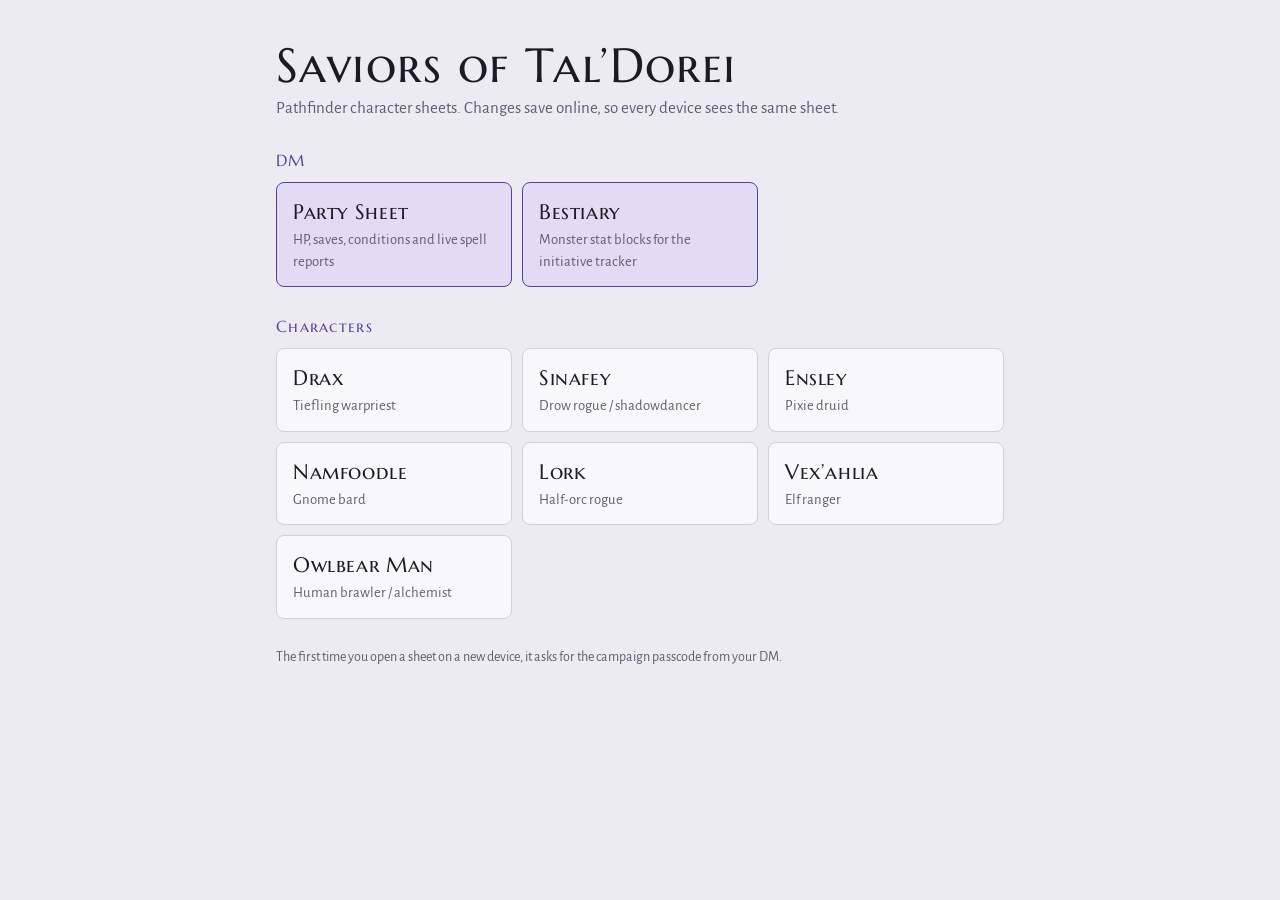
<file: index.html>
<!doctype html>
<html lang="en">
<head>
<meta charset="utf-8">
<meta name="viewport" content="width=device-width,initial-scale=1,viewport-fit=cover">
<title>Saviors of Tal’Dorei</title>
<link rel="preconnect" href="https://fonts.googleapis.com">
<link rel="stylesheet" href="https://fonts.googleapis.com/css2?family=Marcellus+SC&family=Alegreya+Sans:wght@400;500;700&display=swap">
<style>
:root{
  --bg:#ecebf1; --surface:#f8f7fb; --ink:#1c1a24; --muted:#615c70; --line:#d3cfdd; --accent:#5a3fa0; --accent-soft:#e2dbf4;
  --f-display:"Marcellus SC",Georgia,serif; --f-body:"Alegreya Sans","Segoe UI",system-ui,sans-serif;
}
@media (prefers-color-scheme:dark){:root:not([data-theme="light"]){
  --bg:#121019; --surface:#1b1824; --ink:#e9e6f2; --muted:#a49eb6; --line:#2e2a3b; --accent:#b49cf0; --accent-soft:#2c2342; color-scheme:dark}}
:root[data-theme="dark"]{--bg:#121019; --surface:#1b1824; --ink:#e9e6f2; --muted:#a49eb6; --line:#2e2a3b; --accent:#b49cf0; --accent-soft:#2c2342; color-scheme:dark}
*{box-sizing:border-box}
body{margin:0;background:var(--bg);color:var(--ink);font:17px/1.45 var(--f-body)}
main{max-width:760px;margin:0 auto;padding:40px 16px 60px;display:grid;gap:28px}
h1{font-family:var(--f-display);font-weight:400;font-size:clamp(2rem,7vw,3rem);line-height:1.05;margin:0;letter-spacing:.03em}
.sub{color:var(--muted);margin:6px 0 0}
h2{font-family:var(--f-display);font-weight:400;font-size:1rem;letter-spacing:.08em;color:var(--accent);margin:0 0 10px}
.list{display:grid;gap:10px;grid-template-columns:repeat(auto-fill,minmax(min(100%,220px),1fr))}
a.card{display:grid;gap:2px;padding:14px 16px;background:var(--surface);border:1px solid var(--line);border-radius:8px;color:inherit;text-decoration:none}
a.card:hover{border-color:var(--accent)}
a.card:focus-visible{outline:2px solid var(--accent);outline-offset:2px}
a.card b{font-family:var(--f-display);font-weight:400;font-size:1.3rem;letter-spacing:.03em}
a.card span{color:var(--muted);font-size:.92rem}
a.card.party{background:var(--accent-soft);border-color:var(--accent)}
.soon{color:var(--muted);font-size:.95rem}
footer{color:var(--muted);font-size:.88rem}
</style>
<link rel="stylesheet" href="css/mobile.css">
<script src="js/mobile.js" defer></script>
</head>
<body>
<main>
  <header>
    <h1>Saviors of Tal’Dorei</h1>
    <p class="sub">Pathfinder character sheets. Changes save online, so every device sees the same sheet.</p>
  </header>
  <section>
    <h2>DM</h2>
    <div class="list"><a class="card party" href="party.html"><b>Party Sheet</b><span>HP, saves, conditions and live spell reports</span></a>
      <a class="card party" href="bestiary.html"><b>Bestiary</b><span>Monster stat blocks for the initiative tracker</span></a></div>
  </section>
  <section>
    <h2>Characters</h2>
    <div class="list">
      <a class="card" href="drax.html"><b>Drax</b><span>Tiefling warpriest</span></a>
      <a class="card" href="sinafey.html"><b>Sinafey</b><span>Drow rogue / shadowdancer</span></a>
      <a class="card" href="ensley.html"><b>Ensley</b><span>Pixie druid</span></a>
      <a class="card" href="namfoodle.html"><b>Namfoodle</b><span>Gnome bard</span></a>
      <a class="card" href="lork.html"><b>Lork</b><span>Half-orc rogue</span></a>
      <a class="card" href="vex.html"><b>Vex’ahlia</b><span>Elf ranger</span></a>
      <a class="card" href="owlbear.html"><b>Owlbear Man</b><span>Human brawler / alchemist</span></a>
    </div>
  </section>
  <footer>The first time you open a sheet on a new device, it asks for the campaign passcode from your DM.</footer>
</main>
</body>
</html>
</file>
<file: css/mobile.css>
/* Phone layout for every sheet. Loaded after each page's own styles, so these rules win on small screens only;
   the computer layout is untouched. js/mobile.js adds the .stack class to tables that don't fit. */
@media (max-width:640px){
  .panel{padding:12px 12px}
  .tab{padding:10px 11px}
  input,select,textarea{font-size:16px}           /* stops iPhones zooming in when a field is tapped */
  input[type=number]{width:3.4em}
  td{padding:4px 3px}
  body{overflow-x:clip}                            /* nothing can push the page sideways */
  .ctile .v{overflow-wrap:anywhere;word-break:normal}
  .panel>*{min-width:0}
  .panel select{max-width:100%}
  .rf{flex-wrap:wrap}
  .seg{max-width:100%;flex-wrap:wrap}
  .seg button{padding:5px 9px}

  /* skills and saves: drop the "+" and "=" columns */
  td.op,table:has(td.op) th:empty{display:none}

  /* skills: keep class box, skill, total, ranks and misc; the breakdown columns stay on the computer layout */
  .skilltbl tr>:nth-child(3),.skilltbl tr>:nth-child(6),.skilltbl tr>:nth-child(10),.skilltbl tr>:nth-child(14){display:none}
  .skilltbl td:nth-child(2){white-space:normal}
  .skilltbl .vers{display:block;white-space:normal}
  .skilltbl input.sub{width:5.2em}
  .skilltbl input[type=number]{width:2.8em;padding:3px 2px}
  .skilltbl td.tot{min-width:2.4em}
  .skilltbl th{letter-spacing:.02em}
  .skilltbl td,.skilltbl th{padding:4px 2px}

  /* number grids (spell slots by level) shrink to fit; the row names stay put if they still need to scroll */
  table.tight{font-size:.86rem}
  table.tight th{letter-spacing:0;padding:4px 2px}
  table.tight td{padding:5px 2px}
  table.tight td.tot{min-width:0;font-size:.95rem}
  table.tight tr>:first-child{position:sticky;left:0;z-index:1;background:var(--surface,var(--panel));padding-right:6px;white-space:nowrap}

  /* tables that would need sideways scrolling become one card per row */
  table.stack,table.stack tbody{display:block;min-width:0!important;width:100%}
  table.stack colgroup{display:none}
  table.stack thead{display:none}
  table.stack tr{display:grid;grid-template-columns:repeat(auto-fill,minmax(88px,1fr));gap:8px 12px;padding:10px 0;border-top:1px solid var(--line,var(--rule))}
  table.stack tbody tr:first-child{border-top:0}
  table.stack td{display:flex;flex-wrap:wrap;align-items:center;align-content:start;gap:2px 4px;text-align:left;border:0;padding:0;min-width:0}
  table.stack td[data-label]::before{flex-basis:100%;content:attr(data-label);font-size:.68rem;text-transform:uppercase;letter-spacing:.08em;color:var(--muted)}
  table.stack td:first-child,table.stack td.wide{grid-column:1/-1}
  table.stack td:first-child,table.stack td:first-child input{font-weight:700}
  table.stack td:first-child{display:block}
  table.stack td:first-child::before{display:block;margin-bottom:2px}
  table.stack td.wide input:not([type=checkbox]):not([type=radio]):not([type=number]),table.stack td textarea{flex:1 1 10em;width:auto!important;max-width:100%}
  .wrap>table.stack tr{padding:12px}
  table.stack td select{max-width:100%}
  table.stack td input[type=number]{max-width:6em}
  table.stack td:not([data-label]):not(.wide){align-self:end;gap:6px}
  table.stack td:empty,table.stack td.op{display:none}
}
</file>
